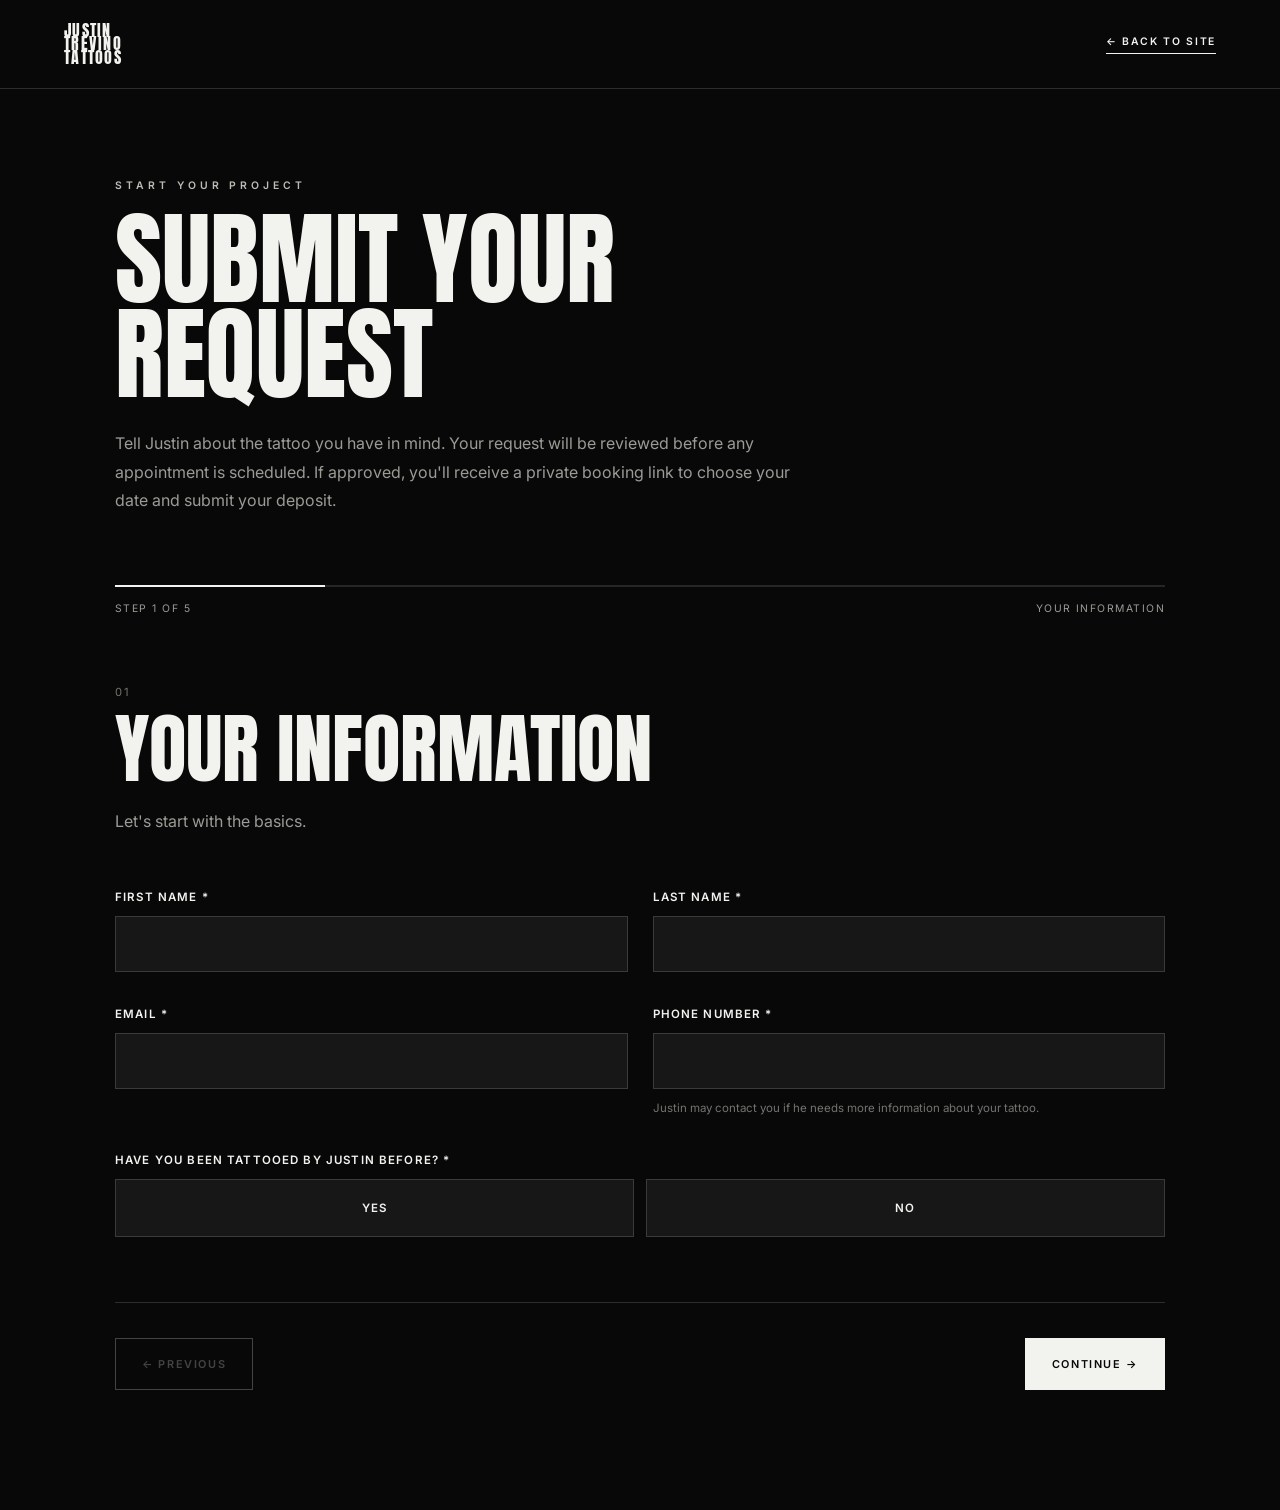
<file: request.html>
<!DOCTYPE html>
<html lang="en">

<head>
    <meta charset="UTF-8">

    <meta
        name="viewport"
        content="width=device-width, initial-scale=1.0"
    >

    <title>Submit A Request | Justin Trevino Tattoos</title>

    <link rel="preconnect" href="https://fonts.googleapis.com">
    <link rel="preconnect" href="https://fonts.gstatic.com" crossorigin>

    <link
        href="https://fonts.googleapis.com/css2?family=Anton&family=Inter:wght@400;500;600&display=swap"
        rel="stylesheet"
    >

    <link rel="stylesheet" href="css/request.css">
</head>

<body>

    <header class="booking-header">

        <a href="index.html" class="booking-logo">
            <span>Justin</span>
            <span>Trevino</span>
            <span>Tattoos</span>
        </a>

        <a href="index.html" class="back-link">
            ← Back To Site
        </a>

    </header>

    <main class="booking-page">

        <section class="booking-intro">

            <p class="eyebrow">
                Start Your Project
            </p>

            <h1>
                Submit Your Request
            </h1>

            <p>
                Tell Justin about the tattoo you have in mind. Your request
    will be reviewed before any appointment is scheduled. If
    approved, you'll receive a private booking link to choose
    your date and submit your deposit.
            </p>

        </section>

        <div class="progress-wrapper">

            <div class="progress-bar">
                <div class="progress-fill" id="progress-fill"></div>
            </div>

            <div class="progress-meta">
                <span id="step-label">Step 1 of 5</span>
                <span id="step-name">Your Information</span>
            </div>

        </div>

        <form id="tattoo-booking-form" novalidate>

            <!-- STEP 1 -->

            <section
                class="form-step active"
                data-step="1"
                data-name="Your Information"
            >

                <div class="step-heading">

                    <p class="step-number">
                        01
                    </p>

                    <h2>
                        Your Information
                    </h2>

                    <p>
                        Let's start with the basics.
                    </p>

                </div>

                <div class="field-grid two-columns">

                    <div class="field">

                        <label for="first-name">
                            First Name *
                        </label>

                        <input
                            type="text"
                            id="first-name"
                            name="firstName"
                            required
                        >

                    </div>

                    <div class="field">

                        <label for="last-name">
                            Last Name *
                        </label>

                        <input
                            type="text"
                            id="last-name"
                            name="lastName"
                            required
                        >

                    </div>

                </div>

                <div class="field-grid two-columns">

                    <div class="field">

                        <label for="email">
                            Email *
                        </label>

                        <input
                            type="email"
                            id="email"
                            name="email"
                            required
                        >

                    </div>

                    <div class="field">

                        <label for="phone">
                            Phone Number *
                        </label>

                        <input
                            type="tel"
                            id="phone"
                            name="phone"
                            required
                        >

                        <small>
                            Justin may contact you if he needs more information
                            about your tattoo.
                        </small>

                    </div>

                </div>

                <div class="field">

                    <label>
                        Have you been tattooed by Justin before? *
                    </label>

                    <div class="choice-row">

                        <label class="choice-card">
                            <input
                                type="radio"
                                name="returningClient"
                                value="Yes"
                                required
                            >
                            <span>Yes</span>
                        </label>

                        <label class="choice-card">
                            <input
                                type="radio"
                                name="returningClient"
                                value="No"
                            >
                            <span>No</span>
                        </label>

                    </div>

                </div>

            </section>

            <!-- STEP 2 -->

            <section
                class="form-step"
                data-step="2"
                data-name="Tattoo Details"
            >

                <div class="step-heading">

                    <p class="step-number">
                        02
                    </p>

                    <h2>
                        Tattoo Details
                    </h2>

                    <p>
                        Give Justin an idea of what you're looking to create.
                    </p>

                </div>

                <div class="field">

                    <label for="placement">
                        Tattoo Placement *
                    </label>

                    <select
                        id="placement"
                        name="placement"
                        required
                    >
                        <option value="">
                            Select a placement
                        </option>

                        <option>Shoulder</option>
                        <option>Upper Arm</option>
                        <option>Forearm</option>
                        <option>Wrist</option>
                        <option>Hand</option>
                        <option>Chest</option>
                        <option>Stomach</option>
                        <option>Ribs</option>
                        <option>Back</option>
                        <option>Neck</option>
                        <option>Thigh</option>
                        <option>Knee</option>
                        <option>Shin</option>
                        <option>Calf</option>
                        <option>Ankle</option>
                        <option>Foot</option>
                        <option value="Other">Other</option>
                    </select>

                </div>

                <div
                    class="field conditional-field"
                    id="other-placement-field"
                >

                    <label for="other-placement">
                        Specific Placement *
                    </label>

                    <input
                        type="text"
                        id="other-placement"
                        name="otherPlacement"
                        placeholder="Describe the exact placement"
                    >

                </div>

                <div class="field">

                    <label>
                        Is this a cover-up? *
                    </label>

                    <div class="choice-row">

                        <label class="choice-card">
                            <input
                                type="radio"
                                name="coverup"
                                value="Yes"
                                id="coverup-yes"
                                required
                            >
                            <span>Yes</span>
                        </label>

                        <label class="choice-card">
                            <input
                                type="radio"
                                name="coverup"
                                value="No"
                                id="coverup-no"
                            >
                            <span>No</span>
                        </label>

                    </div>

                </div>

                <div
                    class="field conditional-field"
                    id="coverup-photo-field"
                >

                    <label for="coverup-photo">
                        Existing Tattoo / Cover-Up Photo
                    </label>

                    <div class="upload-area">

                        <input
                            type="file"
                            id="coverup-photo"
                            name="coverupPhoto"
                            accept="image/*"
                        >

                        <p>
                            Upload a clear, well-lit photo showing the tattoo
                            and surrounding skin.
                        </p>

                    </div>

                </div>

                <div class="field-grid two-columns">

                    <div class="field">

                        <label for="height">
                            Approximate Height
                        </label>

                        <div class="measurement-input">

                            <input
                                type="number"
                                id="height"
                                name="height"
                                min="0"
                                step="0.5"
                                placeholder="0"
                            >

                            <span>inches</span>

                        </div>

                    </div>

                    <div class="field">

                        <label for="width">
                            Approximate Width
                        </label>

                        <div class="measurement-input">

                            <input
                                type="number"
                                id="width"
                                name="width"
                                min="0"
                                step="0.5"
                                placeholder="0"
                            >

                            <span>inches</span>

                        </div>

                    </div>

                </div>

                <div class="field">

                    <label for="style">
                        Preferred Tattoo Style *
                    </label>

                    <select
                        id="style"
                        name="style"
                        required
                    >
                        <option value="">
                            Select a style
                        </option>

                        <option>Black & Grey Realism</option>
                        <option>Color Realism</option>
                        <option>Neo-Traditional</option>
                        <option>New School</option>
                        <option>Traditional</option>
                        <option>Fine Line</option>
                        <option>Lettering</option>
                        <option>Cover-Up</option>
                        <option>Other / Not Sure</option>
                    </select>

                </div>

                <div class="field">

                    <label>
                        Color Preference *
                    </label>

                    <div class="choice-row three">

                        <label class="choice-card">
                            <input
                                type="radio"
                                name="colorPreference"
                                value="Black & Grey"
                                required
                            >
                            <span>Black & Grey</span>
                        </label>

                        <label class="choice-card">
                            <input
                                type="radio"
                                name="colorPreference"
                                value="Color"
                            >
                            <span>Color</span>
                        </label>

                        <label class="choice-card">
                            <input
                                type="radio"
                                name="colorPreference"
                                value="Mix"
                            >
                            <span>Mix</span>
                        </label>

                    </div>

                </div>

                <div class="field">

                    <label for="description">
                        Describe Your Tattoo *
                    </label>

                    <textarea
                        id="description"
                        name="description"
                        rows="7"
                        placeholder="Tell Justin what you're envisioning..."
                        required
                    ></textarea>

                </div>

            </section>

            <!-- STEP 3 -->

            <section
                class="form-step"
                data-step="3"
                data-name="Reference Photos"
            >

                <div class="step-heading">

                    <p class="step-number">
                        03
                    </p>

                    <h2>
                        Reference Photos
                    </h2>

                    <p>
                        Upload images that help explain the direction,
                        composition, style or subject you're looking for.
                    </p>

                </div>

                <div class="field">

                    <label for="placement-photo">
                        Placement Photo
                    </label>

                    <div class="upload-area">

                        <input
                            type="file"
                            id="placement-photo"
                            name="placementPhoto"
                            accept="image/*"
                        >

                        <p>
                            A photo of the area where you'd like the tattoo.
                        </p>

                    </div>

                </div>

                <div class="reference-grid">

                    <div class="field">

                        <label for="reference-one">
                            Reference Image 1
                        </label>

                        <div class="upload-area compact">

                            <input
                                type="file"
                                id="reference-one"
                                name="referenceOne"
                                accept="image/*"
                            >

                        </div>

                    </div>

                    <div class="field">

                        <label for="reference-two">
                            Reference Image 2
                        </label>

                        <div class="upload-area compact">

                            <input
                                type="file"
                                id="reference-two"
                                name="referenceTwo"
                                accept="image/*"
                            >

                        </div>

                    </div>

                    <div class="field">

                        <label for="reference-three">
                            Reference Image 3
                        </label>

                        <div class="upload-area compact">

                            <input
                                type="file"
                                id="reference-three"
                                name="referenceThree"
                                accept="image/*"
                            >

                        </div>

                    </div>

                </div>

                <p class="form-note">
                    Reference images are used to communicate direction and
                    inspiration. Final artwork will be customized for the client.
                </p>

            </section>

            <!-- STEP 4 -->

            <section
                class="form-step"
                data-step="4"
                data-name="Session & Budget"
            >

                <div class="step-heading">

                    <p class="step-number">
                        04
                    </p>

                    <h2>
                        Session & Budget
                    </h2>

                    <p>
                        Choose the option that seems closest to your project.
                        Justin can recommend a different session if necessary.
                    </p>

                </div>

                <div class="session-grid">


                    <label class="session-card">

                        <input
                            type="radio"
                            name="sessionType"
                            value="Half Day"
                        >

                        <span class="session-check"></span>

                        <span class="session-name">
                            Half Day
                        </span>

                        <span class="session-duration">
                            3–4 Hours
                        </span>

                    </label>

                    <label class="session-card">

                        <input
                            type="radio"
                            name="sessionType"
                            value="Full Day"
                        >

                        <span class="session-check"></span>

                        <span class="session-name">
                            Full Day
                        </span>

                        <span class="session-duration">
                            6–8 Hours
                        </span>

                    </label>

                </div>

                <div class="session-note">
                    <strong>Large Projects & Additional Time</strong>

                    <p>
                        Large-scale projects or sessions requiring additional
                        time beyond the selected half-day or full-day session
                        may be billed at $100 per additional hour.
                    </p>
                </div>

                <div class="field">

                    <label for="budget">
                        Estimated Tattoo Budget *
                    </label>

                    <select
                        id="budget"
                        name="budget"
                        required
                    >
                        <option value="">
                            Select your budget
                        </option>

                        <option>$100 - $200</option>
                        <option>$300 - $400</option>
                        <option>$500 - $600</option>
                        <option>$700 - $800</option>
                        <option>$1,000+</option>
                        <option>Not Sure</option>
                    </select>

                </div>

            </section>

            <!-- STEP 5 -->

            <section
                class="form-step"
                data-step="5"
                data-name="Review"
            >

                <div class="step-heading">

                    <p class="step-number">
                        05
                    </p>

                    <h2>
                        Review Your Request
                    </h2>

                    <p>
                        Confirm the information below before submitting.
                    </p>

                </div>

                <div
                    class="review-summary"
                    id="review-summary"
                ></div>

                <div class="policies">

                    <h3>
                        Booking Policies
                    </h3>

                    <p>
                        This form is a tattoo request and does not automatically
                        guarantee an appointment. Justin will review the project
                        before confirming the booking.
                    </p>

                    <p>
                        A deposit may be required before an appointment is
                        officially reserved. Deposit, cancellation and
                        rescheduling policies will be confirmed before payment.
                    </p>

                    <label class="policy-check">

                        <input
                            type="checkbox"
                            id="policy-agreement"
                            required
                        >

                        <span>
                            I understand that submitting this form is a booking
                            request and not a confirmed appointment.
                        </span>

                    </label>

                </div>

            </section>

            <div class="form-navigation">

                <button
                    type="button"
                    class="nav-button secondary"
                    id="previous-button"
                    disabled
                >
                    ← Previous
                </button>

                <button
                    type="button"
                    class="nav-button primary"
                    id="next-button"
                >
                    Continue →
                </button>

                <button
                    type="submit"
                    class="nav-button primary submit-button"
                    id="submit-button"
                >
                    Submit Request
                </button>

            </div>

        </form>

    </main>

    <div
        class="confirmation-modal"
        id="confirmation-modal"
        aria-hidden="true"
    >

        <div class="confirmation-card">

            <p class="eyebrow">
                Request Received
            </p>

            <h2>
                Thank You
            </h2>

            <p>
    Your tattoo request has been submitted successfully.
    Justin will review your project details and you'll receive
    an email once your request has been approved or declined.
            </p>

            <a
                href="index.html"
                class="confirmation-button"
            >
                Back To Website
            </a>

        </div>

    </div>

    <script src="js/request.js"></script>

</body>

</html>
</file>
<file: css/request.css>
:root {
    --black: #080808;
    --dark: #101010;
    --dark-soft: #171717;
    --white: #f2f2ef;
    --muted: #9b9b96;
    --border: rgba(255, 255, 255, 0.15);
    --border-strong: rgba(255, 255, 255, 0.3);
}

* {
    box-sizing: border-box;
    margin: 0;
    padding: 0;
}

html {
    scroll-behavior: smooth;
}

body {
    background: var(--black);
    color: var(--white);
    font-family: "Inter", sans-serif;
}

body.no-scroll {
    overflow: hidden;
}

a {
    color: inherit;
    text-decoration: none;
}

button,
input,
select,
textarea {
    font: inherit;
}

button {
    color: inherit;
}

.booking-header {
    display: flex;
    align-items: center;
    justify-content: space-between;
    padding: 24px 5%;
    border-bottom: 1px solid var(--border);
}

.booking-logo {
    display: inline-flex;
    flex-direction: column;
    font-family: "Anton", sans-serif;
    font-size: 1rem;
    line-height: 0.84;
    letter-spacing: 0.08em;
    text-transform: uppercase;
}

.back-link {
    padding-bottom: 5px;
    border-bottom: 1px solid var(--white);
    font-size: 0.65rem;
    font-weight: 600;
    letter-spacing: 0.16em;
    text-transform: uppercase;
}

.booking-page {
    width: min(1050px, 90%);
    margin: 0 auto;
    padding: 90px 0 120px;
}

.booking-intro {
    max-width: 820px;
}

.eyebrow {
    margin-bottom: 20px;
    color: #bdbdb7;
    font-size: 0.65rem;
    font-weight: 600;
    letter-spacing: 0.38em;
    text-transform: uppercase;
}

.booking-intro h1 {
    font-family: "Anton", sans-serif;
    font-size: clamp(3.5rem, 8vw, 6.8rem);
    font-weight: 400;
    line-height: 0.92;
    text-transform: uppercase;
}

.booking-intro > p:last-child {
    max-width: 680px;
    margin-top: 28px;
    color: var(--muted);
    line-height: 1.8;
}

/* Progress */

.progress-wrapper {
    margin: 70px 0;
}

.progress-bar {
    width: 100%;
    height: 2px;
    overflow: hidden;
    background: rgba(255, 255, 255, 0.12);
}

.progress-fill {
    width: 16.666%;
    height: 100%;
    background: var(--white);
    transition: width 0.35s ease;
}

.progress-meta {
    display: flex;
    justify-content: space-between;
    gap: 20px;
    margin-top: 15px;
    color: var(--muted);
    font-size: 0.65rem;
    letter-spacing: 0.14em;
    text-transform: uppercase;
}

/* Steps */

.form-step {
    display: none;
}

.form-step.active {
    display: block;
    animation: fade-in 0.35s ease;
}

@keyframes fade-in {
    from {
        opacity: 0;
        transform: translateY(10px);
    }

    to {
        opacity: 1;
        transform: translateY(0);
    }
}

.step-heading {
    margin-bottom: 55px;
}

.step-number {
    margin-bottom: 12px;
    color: #73736f;
    font-size: 0.7rem;
    letter-spacing: 0.18em;
}

.step-heading h2 {
    font-family: "Anton", sans-serif;
    font-size: clamp(2.8rem, 6vw, 5rem);
    font-weight: 400;
    line-height: 1;
    text-transform: uppercase;
}

.step-heading > p:last-child {
    margin-top: 20px;
    color: var(--muted);
    line-height: 1.7;
}

/* Fields */

.field {
    margin-bottom: 35px;
}

.field-grid {
    display: grid;
    gap: 25px;
}

.two-columns {
    grid-template-columns: repeat(2, 1fr);
}

.field label {
    display: block;
    margin-bottom: 12px;
    font-size: 0.72rem;
    font-weight: 600;
    letter-spacing: 0.1em;
    text-transform: uppercase;
}

.field input[type="text"],
.field input[type="email"],
.field input[type="tel"],
.field input[type="number"],
.field select,
.field textarea {
    width: 100%;
    border: 1px solid var(--border);
    border-radius: 0;
    outline: none;
    background: var(--dark-soft);
    color: var(--white);
}

.field input,
.field select {
    min-height: 56px;
    padding: 0 16px;
}

.field textarea {
    padding: 16px;
    resize: vertical;
}

.field input:focus,
.field select:focus,
.field textarea:focus {
    border-color: var(--white);
}

.field small,
.form-note {
    display: block;
    margin-top: 10px;
    color: #73736f;
    font-size: 0.72rem;
    line-height: 1.6;
}

/* Choices */

.choice-row {
    display: grid;
    grid-template-columns: repeat(2, 1fr);
    gap: 12px;
}

.choice-row.three {
    grid-template-columns: repeat(3, 1fr);
}

.choice-card {
    position: relative;
    margin: 0 !important;
    cursor: pointer;
}

.choice-card input {
    position: absolute;
    opacity: 0;
}

.choice-card span {
    display: flex;
    align-items: center;
    justify-content: center;
    min-height: 58px;
    padding: 12px;
    border: 1px solid var(--border);
    background: var(--dark-soft);
    text-align: center;
    transition:
        border-color 0.2s ease,
        background 0.2s ease;
}

.choice-card input:checked + span {
    border-color: var(--white);
    background: var(--white);
    color: var(--black);
}

/* Conditional */

.conditional-field {
    display: none;
}

.conditional-field.visible {
    display: block;
}

/* Measurements */

.measurement-input {
    display: flex;
    align-items: center;
    border: 1px solid var(--border);
    background: var(--dark-soft);
}

.measurement-input input {
    flex: 1;
    border: 0 !important;
}

.measurement-input span {
    padding-right: 18px;
    color: var(--muted);
    font-size: 0.75rem;
}

/* Upload */

.upload-area {
    position: relative;
    padding: 30px;
    border: 1px dashed var(--border-strong);
    background: var(--dark-soft);
}

.upload-area input {
    width: 100%;
}

.upload-area p {
    margin-top: 15px;
    color: var(--muted);
    font-size: 0.75rem;
    line-height: 1.6;
}

.upload-area.compact {
    min-height: 110px;
}

.reference-grid {
    display: grid;
    grid-template-columns: repeat(3, 1fr);
    gap: 20px;
}

/* Session cards */

.session-grid {
    display: grid;
    grid-template-columns: repeat(3, 1fr);
    gap: 14px;
    margin-bottom: 45px;
}

.session-card {
    position: relative;
    display: flex;
    min-height: 230px;
    flex-direction: column;
    justify-content: flex-end;
    padding: 28px;
    border: 1px solid var(--border);
    background: var(--dark-soft);
    cursor: pointer;
    transition:
        border-color 0.25s ease,
        background 0.25s ease;
}

.session-card input {
    position: absolute;
    opacity: 0;
}

.session-card:has(input:checked) {
    border-color: var(--white);
    background: #202020;
}

.session-check {
    position: absolute;
    top: 25px;
    right: 25px;
    width: 16px;
    height: 16px;
    border: 1px solid var(--muted);
    border-radius: 50%;
}

.session-card:has(input:checked) .session-check {
    border: 5px solid var(--white);
}

.session-name {
    font-family: "Anton", sans-serif;
    font-size: 2rem;
    text-transform: uppercase;
}

.session-duration {
    margin-top: 7px;
    color: var(--muted);
    font-size: 0.72rem;
}

.session-card strong {
    margin-top: 22px;
    font-size: 0.9rem;
    letter-spacing: 0.08em;
}

.session-note {
    margin: -10px 0 45px;
    padding: 24px 26px;
    border-left: 2px solid var(--white);
    background: rgba(255, 255, 255, 0.04);
}

.session-note strong {
    display: block;
    margin-bottom: 10px;
    font-size: 0.72rem;
    letter-spacing: 0.12em;
    text-transform: uppercase;
}

.session-note p {
    color: var(--muted);
    font-size: 0.82rem;
    line-height: 1.7;
}

/* Days */

.day-grid {
    display: grid;
    grid-template-columns: repeat(5, 1fr);
    gap: 10px;
}

.day-card {
    position: relative;
    margin: 0 !important;
    cursor: pointer;
}

.day-card input {
    position: absolute;
    opacity: 0;
}

.day-card span {
    display: flex;
    min-height: 65px;
    align-items: center;
    justify-content: center;
    border: 1px solid var(--border);
    background: var(--dark-soft);
}

.day-card input:checked + span {
    border-color: var(--white);
    background: var(--white);
    color: var(--black);
}

/* Policies */

.policies {
    margin-top: 35px;
    padding: 35px;
    border: 1px solid var(--border);
    background: var(--dark-soft);
}

.policies h3 {
    margin-bottom: 20px;
    font-family: "Anton", sans-serif;
    font-size: 1.8rem;
    font-weight: 400;
    text-transform: uppercase;
}

.policies p {
    margin-bottom: 18px;
    color: var(--muted);
    line-height: 1.7;
}

.policy-check {
    display: flex !important;
    align-items: flex-start;
    gap: 14px;
    margin-top: 28px !important;
    margin-bottom: 0 !important;
    cursor: pointer;
}

.policy-check input {
    flex-shrink: 0;
    width: 18px;
    height: 18px;
    margin-top: 3px;
}

/* Review */

.review-summary {
    display: grid;
    gap: 1px;
    background: var(--border);
}

.review-row {
    display: grid;
    grid-template-columns: 200px 1fr;
    gap: 30px;
    padding: 20px;
    background: var(--dark-soft);
}

.review-label {
    color: #777772;
    font-size: 0.65rem;
    font-weight: 600;
    letter-spacing: 0.12em;
    text-transform: uppercase;
}

.review-value {
    line-height: 1.6;
}

/* Navigation */

.form-navigation {
    display: flex;
    justify-content: space-between;
    gap: 15px;
    margin-top: 65px;
    padding-top: 35px;
    border-top: 1px solid var(--border);
}

.nav-button {
    min-height: 52px;
    padding: 0 26px;
    border: 1px solid var(--white);
    background: transparent;
    font-size: 0.68rem;
    font-weight: 600;
    letter-spacing: 0.15em;
    text-transform: uppercase;
    cursor: pointer;
}

.nav-button.primary {
    margin-left: auto;
    background: var(--white);
    color: var(--black);
}

.nav-button.secondary {
    color: var(--white);
}

.nav-button:disabled {
    cursor: default;
    opacity: 0.25;
}

.submit-button {
    display: none;
}

/* Confirmation */

.confirmation-modal {
    position: fixed;
    inset: 0;
    z-index: 100;
    display: flex;
    align-items: center;
    justify-content: center;
    padding: 25px;
    background: rgba(0, 0, 0, 0.96);
    opacity: 0;
    visibility: hidden;
    transition: 0.25s ease;
}

.confirmation-modal.active {
    opacity: 1;
    visibility: visible;
}

.confirmation-card {
    width: min(600px, 100%);
    padding: 60px 45px;
    border: 1px solid var(--border);
    background: var(--dark-soft);
    text-align: center;
}

.confirmation-card h2 {
    font-family: "Anton", sans-serif;
    font-size: 4rem;
    font-weight: 400;
    text-transform: uppercase;
}

.confirmation-card > p:not(.eyebrow) {
    margin-top: 22px;
    color: var(--muted);
    line-height: 1.8;
}

.confirmation-button {
    display: inline-flex;
    min-height: 52px;
    align-items: center;
    justify-content: center;
    margin-top: 30px;
    padding: 0 28px;
    border: 1px solid var(--white);
    font-size: 0.68rem;
    font-weight: 600;
    letter-spacing: 0.15em;
    text-transform: uppercase;
}

/* Mobile */

@media (max-width: 700px) {
    .booking-header {
        padding: 20px 5%;
    }

    .booking-logo {
        font-size: 0.8rem;
    }

    .back-link {
        font-size: 0.58rem;
    }

    .booking-page {
        width: 88%;
        padding-top: 65px;
    }

    .booking-intro h1 {
        font-size: clamp(3.4rem, 16vw, 5rem);
    }

    .progress-meta {
        flex-direction: column;
        gap: 7px;
    }

    .two-columns,
    .reference-grid,
    .session-grid {
        grid-template-columns: 1fr;
    }

    .choice-row.three {
        grid-template-columns: 1fr;
    }

    .session-card {
        min-height: 180px;
    }

    .day-grid {
        grid-template-columns: repeat(2, 1fr);
    }

    .review-row {
        grid-template-columns: 1fr;
        gap: 8px;
    }

    .form-navigation {
        flex-wrap: wrap;
    }

    .nav-button {
        flex: 1;
    }
}
</file>
